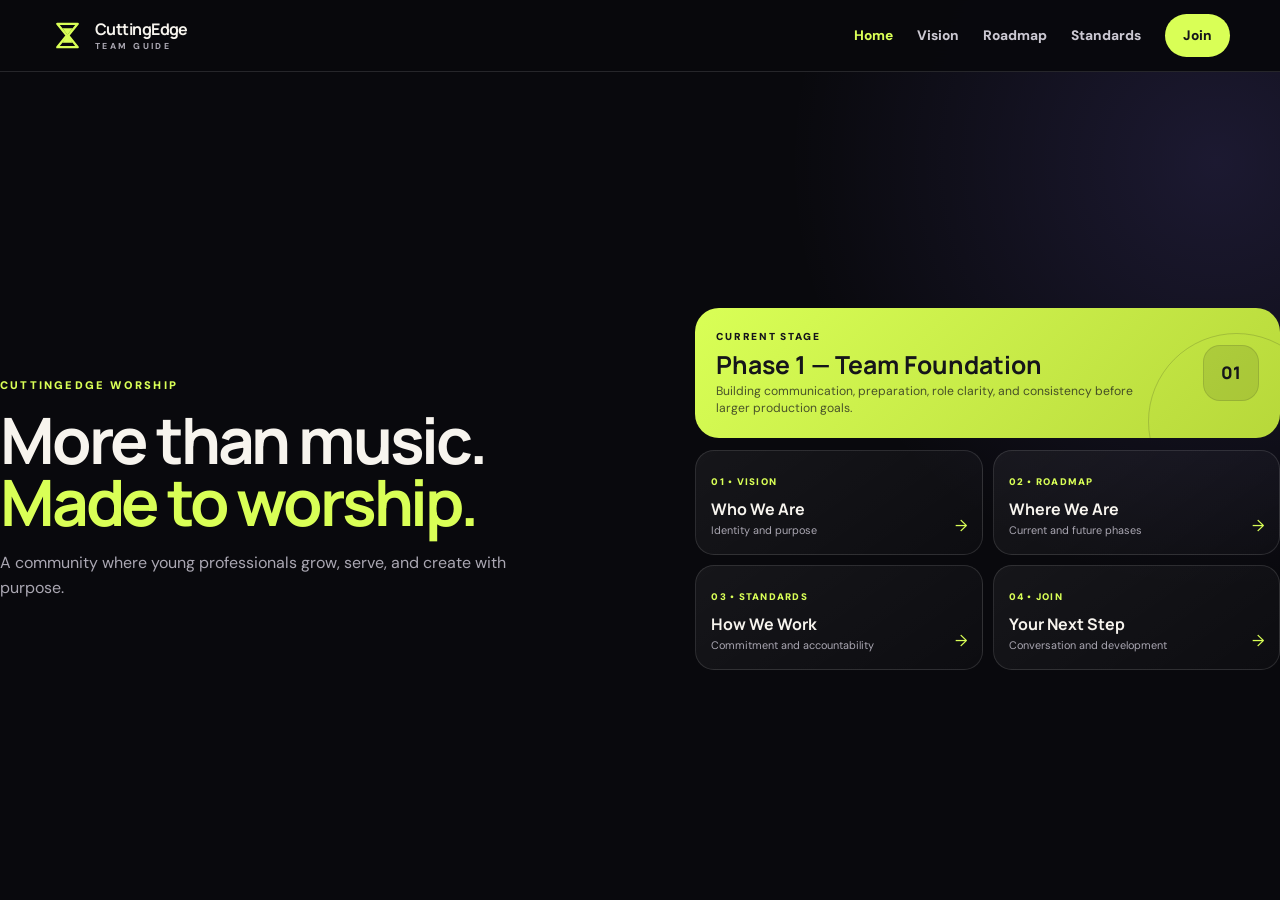
<file: index.html>
<!DOCTYPE html>
<html lang="en">
<head>
  <meta charset="UTF-8" />
  <meta name="viewport" content="width=device-width, initial-scale=1, viewport-fit=cover" />
  <meta name="description" content="The public team guide for CuttingEdge Worship, the worship and creative music department of the Young Professional Service." />
  <meta name="theme-color" content="#09090d" />
  <title>Home | CuttingEdge Worship Team Guide</title>
  <link rel="icon" href="favicon.svg" type="image/svg+xml" />
  <link rel="preconnect" href="https://fonts.googleapis.com" />
  <link rel="preconnect" href="https://fonts.gstatic.com" crossorigin />
  <link href="https://fonts.googleapis.com/css2?family=DM+Sans:wght@400;500;600;700&family=Manrope:wght@600;700;800&display=swap" rel="stylesheet" />
  <link rel="stylesheet" href="styles.css?v=team-guide-v5" />
  <style>
    .home-clean-layout{display:grid;width:100%;grid-template-columns:minmax(0,1fr) minmax(350px,.9fr);align-items:center;gap:46px}.home-clean-copy{max-width:760px}.home-clean-title{margin:0 0 18px;font-size:clamp(3.2rem,5vw,4.8rem);line-height:.96;letter-spacing:-.05em}.home-clean-title .home-title-line{display:block;color:inherit}.home-clean-title .home-title-accent{color:var(--accent)}.home-clean-intro{max-width:560px;margin:0;color:var(--muted);font-size:1rem;line-height:1.58}.home-clean-dashboard{display:grid;gap:12px}.current-stage{position:relative;display:grid;min-height:128px;padding:21px;grid-template-columns:1fr auto;align-items:center;gap:16px;color:var(--ink);background:linear-gradient(135deg,var(--accent),#b7d83a);border-radius:24px;overflow:hidden}.current-stage:after{position:absolute;right:-45px;bottom:-72px;width:175px;height:175px;content:"";border:1px solid rgba(21,21,26,.17);border-radius:50%}.current-stage-copy,.current-stage-number{position:relative;z-index:1}.current-stage-label{display:block;margin-bottom:7px;font-size:.63rem;font-weight:900;letter-spacing:.17em}.current-stage h2{margin:0 0 5px;font-size:1.55rem;line-height:1.05}.current-stage p{max-width:430px;margin:0;color:rgba(21,21,26,.72);font-size:.76rem;line-height:1.42}.current-stage-number{display:grid;width:56px;height:56px;place-items:center;background:rgba(21,21,26,.1);border:1px solid rgba(21,21,26,.12);border-radius:17px;font-family:"Manrope",sans-serif;font-size:1.08rem;font-weight:900}.home-route-grid{display:grid;grid-template-columns:repeat(2,minmax(0,1fr));gap:10px}.home-route-card{display:grid;min-height:105px;padding:15px;grid-template-columns:1fr auto;align-items:end;gap:10px;background:linear-gradient(145deg,rgba(255,255,255,.055),rgba(255,255,255,.018));border:1px solid var(--line);border-radius:19px}.home-route-card:hover{border-color:rgba(217,255,86,.35)}.home-route-card>div{min-width:0}.route-number{display:block;margin-bottom:10px;color:var(--accent);font-size:.6rem;font-weight:900;letter-spacing:.13em}.home-route-card strong{display:block;font-family:"Manrope",sans-serif;font-size:1rem;line-height:1.15}.home-route-card small{display:block;margin-top:4px;color:var(--muted);font-size:.68rem}.route-arrow{color:var(--accent);font-size:1rem}
    @media(max-width:1024px){.top-nav.shell{width:calc(100% - 40px)}.home-clean-screen{padding:18px 0 16px;align-items:stretch;overflow-y:auto;overscroll-behavior:contain;scrollbar-width:none}.home-clean-screen::-webkit-scrollbar{display:none}.home-clean-layout{display:grid;width:calc(100% - 40px);max-width:calc(100% - 40px);height:100%;min-height:0;flex:0 0 auto;margin-inline:auto;grid-template-columns:1fr;grid-template-rows:auto auto;align-content:center;align-items:stretch;gap:22px}.home-clean-copy{max-width:none}.home-clean-copy .eyebrow{margin:0 0 9px;font-size:.61rem}.home-clean-title{margin:0 0 12px;font-size:clamp(2.35rem,10.2vw,3rem);line-height:.94;letter-spacing:-.045em}.home-clean-title .home-title-line{white-space:nowrap}.home-clean-intro{max-width:32rem;font-size:.86rem;line-height:1.48}.home-clean-dashboard{display:grid;min-height:0;grid-template-rows:auto auto;gap:18px}.current-stage{min-height:112px;padding:18px;gap:14px;border-radius:20px}.current-stage:after{display:none}.current-stage-label{margin-bottom:5px;font-size:.56rem}.current-stage h2{margin-bottom:6px;font-size:1.08rem}.current-stage p{font-size:.72rem;line-height:1.4}.current-stage-number{width:44px;height:44px;border-radius:14px;font-size:.88rem}.home-route-grid{min-height:0;column-gap:12px;row-gap:14px}.home-route-card{min-height:108px;padding:16px;align-items:center;gap:9px;border-radius:17px}.route-number{margin-bottom:8px;font-size:.54rem}.home-route-card strong{font-size:.94rem;line-height:1.15}.home-route-card small{margin-top:5px;font-size:.64rem;line-height:1.3}.route-arrow{align-self:center;font-size:.92rem}.mobile-bottom-nav{box-shadow:0 -8px 20px rgba(0,0,0,.34)}.mobile-bottom-nav a{color:#8e8b97}}
    @media(max-width:430px){.top-nav.shell{width:calc(100% - 32px)}.home-clean-layout{width:calc(100% - 32px);max-width:calc(100% - 32px)}}
    @media(min-height:860px) and (max-width:1024px){.home-clean-layout{gap:26px}.home-clean-title{font-size:3rem}.home-clean-dashboard{gap:20px}.current-stage{min-height:120px;padding:20px}.home-route-grid{row-gap:16px}.home-route-card{min-height:116px;padding:17px}}
    @media(max-height:730px) and (max-width:1024px){.home-clean-screen{padding-top:12px;padding-bottom:10px}.home-clean-layout{height:auto;align-content:start;gap:12px}.home-clean-title{margin-bottom:8px;font-size:1.9rem}.home-clean-intro{font-size:.74rem;line-height:1.35}.home-clean-dashboard{gap:12px}.current-stage{min-height:92px;padding:13px 14px}.current-stage p{font-size:.64rem}.home-route-grid{row-gap:10px}.home-route-card{min-height:84px;padding:11px 13px}.home-route-card small{display:none}}
    @media(max-height:640px) and (max-width:1024px){.home-clean-screen{align-items:flex-start}}
  </style>
</head>
<body>
  <a class="skip-link" href="#main-content">Skip to content</a>

  <header class="site-header">
    <nav class="top-nav shell" aria-label="Main navigation">
      <a class="brand" href="index.html?v=team-guide-v5" aria-label="CuttingEdge Worship home">
        <svg class="brand-mark" viewBox="0 0 48 48" aria-hidden="true"><path d="M10 8h28L25 24l13 16H10l13-16L10 8Z" fill="none" stroke="currentColor" stroke-width="3.2" stroke-linejoin="round"/><path d="M17 14h14L24 23l7 11H17l7-11-7-9Z" fill="currentColor"/></svg>
        <span><strong>CuttingEdge</strong><small>TEAM GUIDE</small></span>
      </a>
      <div class="desktop-nav">
        <a class="active" href="index.html?v=team-guide-v5">Home</a>
        <a href="community.html?v=team-guide-v5">Vision</a>
        <a href="updates.html?v=team-guide-v5">Roadmap</a>
        <a href="explore.html?v=team-guide-v5">Standards</a>
        <a class="nav-cta" href="join.html?v=team-guide-v5">Join</a>
      </div>
    </nav>
  </header>

  <main class="app-main" id="main-content">
    <section class="app-screen home-clean-screen">
      <div class="shell home-clean-layout">
        <div class="home-clean-copy">
          <p class="eyebrow">CUTTINGEDGE WORSHIP</p>
          <h1 class="home-clean-title"><span class="home-title-line">More than music.</span><span class="home-title-line home-title-accent">Made to worship.</span></h1>
          <p class="home-clean-intro">A community where young professionals grow, serve, and create with purpose.</p>
        </div>

        <div class="home-clean-dashboard">
          <a class="current-stage" href="updates.html?v=team-guide-v5" aria-label="View Phase 1 Team Foundation">
            <span class="current-stage-copy">
              <span class="current-stage-label">CURRENT STAGE</span>
              <h2>Phase 1 — Team Foundation</h2>
              <p>Building communication, preparation, role clarity, and consistency before larger production goals.</p>
            </span>
            <span class="current-stage-number">01</span>
          </a>

          <div class="home-route-grid" aria-label="Team guide sections">
            <a class="home-route-card" href="community.html?v=team-guide-v5"><div><span class="route-number">01 • VISION</span><strong>Who We Are</strong><small>Identity and purpose</small></div><span class="route-arrow">→</span></a>
            <a class="home-route-card" href="updates.html?v=team-guide-v5"><div><span class="route-number">02 • ROADMAP</span><strong>Where We Are</strong><small>Current and future phases</small></div><span class="route-arrow">→</span></a>
            <a class="home-route-card" href="explore.html?v=team-guide-v5"><div><span class="route-number">03 • STANDARDS</span><strong>How We Work</strong><small>Commitment and accountability</small></div><span class="route-arrow">→</span></a>
            <a class="home-route-card" href="join.html?v=team-guide-v5"><div><span class="route-number">04 • JOIN</span><strong>Your Next Step</strong><small>Conversation and development</small></div><span class="route-arrow">→</span></a>
          </div>
        </div>
      </div>
    </section>
  </main>

  <nav class="mobile-bottom-nav" aria-label="Mobile navigation">
    <a class="active" href="index.html?v=team-guide-v5"><span class="nav-icon">⌂</span><small>Home</small></a>
    <a href="community.html?v=team-guide-v5"><span class="nav-icon">◎</span><small>Vision</small></a>
    <a href="updates.html?v=team-guide-v5"><span class="nav-icon">◷</span><small>Roadmap</small></a>
    <a href="explore.html?v=team-guide-v5"><span class="nav-icon">✓</span><small>Standards</small></a>
    <a href="join.html?v=team-guide-v5"><span class="nav-icon">＋</span><small>Join</small></a>
  </nav>

  <script src="script.js?v=team-guide-v5"></script>
</body>
</html>
</file>
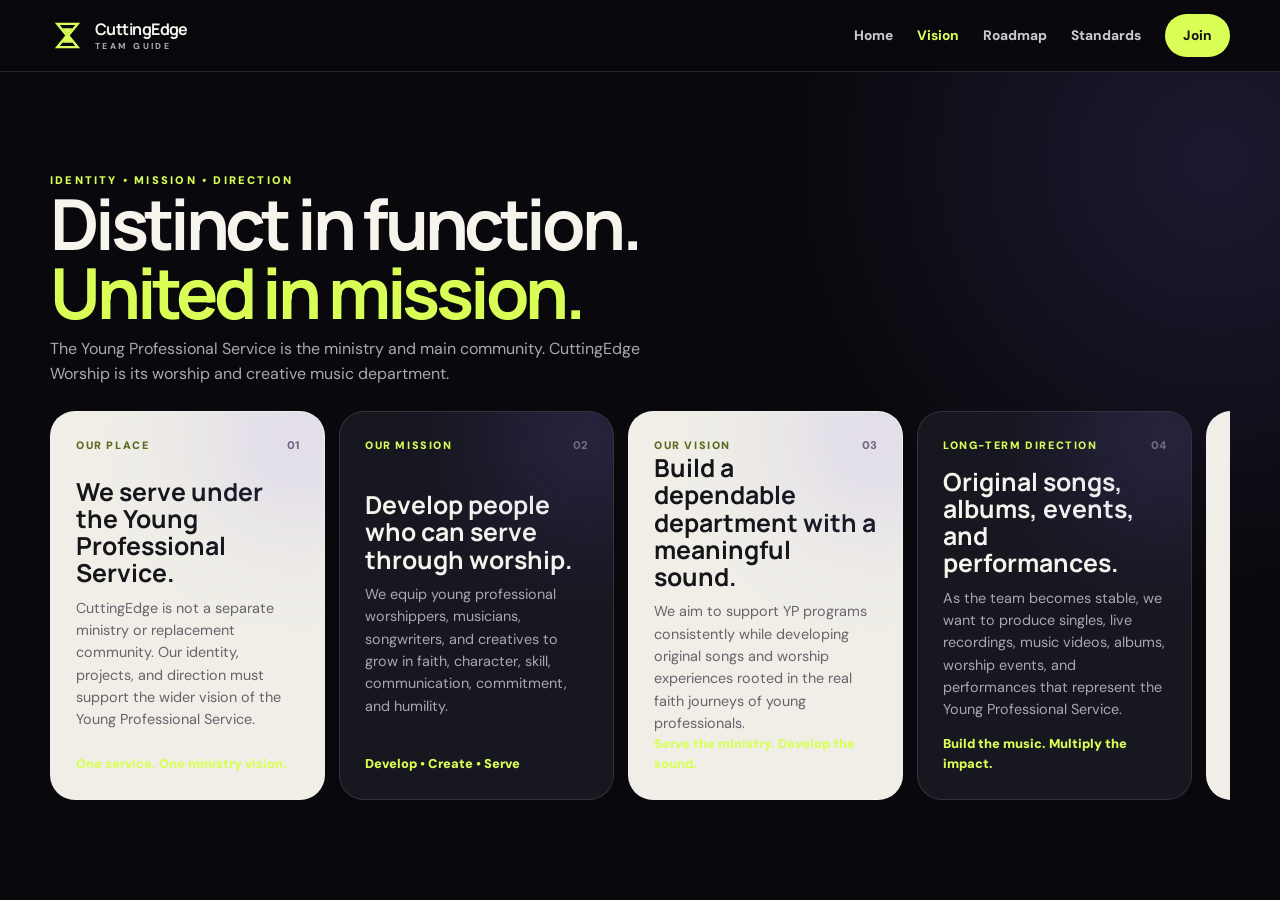
<file: community.html>
<!DOCTYPE html>
<html lang="en">
<head>
  <meta charset="UTF-8" />
  <meta name="viewport" content="width=device-width, initial-scale=1, viewport-fit=cover" />
  <meta name="description" content="The identity, mission, vision, and definition of success of CuttingEdge Worship." />
  <meta name="theme-color" content="#09090d" />
  <title>Vision | CuttingEdge Worship Team Guide</title>
  <link rel="icon" href="favicon.svg" type="image/svg+xml" />
  <link rel="preconnect" href="https://fonts.googleapis.com" />
  <link rel="preconnect" href="https://fonts.gstatic.com" crossorigin />
  <link href="https://fonts.googleapis.com/css2?family=DM+Sans:wght@400;500;600;700&family=Manrope:wght@600;700;800&display=swap" rel="stylesheet" />
  <link rel="stylesheet" href="styles.css?v=team-guide-v3" />
</head>
<body>
  <header class="site-header">
    <nav class="top-nav shell" aria-label="Main navigation">
      <a class="brand" href="index.html?v=team-guide-v3"><svg class="brand-mark" viewBox="0 0 48 48" aria-hidden="true"><path d="M10 8h28L25 24l13 16H10l13-16L10 8Z" fill="none" stroke="currentColor" stroke-width="3.2"/><path d="M17 14h14L24 23l7 11H17l7-11-7-9Z" fill="currentColor"/></svg><span><strong>CuttingEdge</strong><small>TEAM GUIDE</small></span></a>
      <div class="desktop-nav"><a href="index.html?v=team-guide-v3">Home</a><a class="active" href="community.html?v=team-guide-v3">Vision</a><a href="updates.html?v=team-guide-v3">Roadmap</a><a href="explore.html?v=team-guide-v3">Standards</a><a class="nav-cta" href="join.html?v=team-guide-v3">Join</a></div>
    </nav>
  </header>

  <main class="app-main">
    <section class="app-screen">
      <div class="shell">
        <div class="screen-header">
          <p class="eyebrow">IDENTITY • MISSION • DIRECTION</p>
          <h1>Distinct in function.<br><span>United in mission.</span></h1>
          <p>The Young Professional Service is the ministry and main community. CuttingEdge Worship is its worship and creative music department.</p>
        </div>
        <p class="swipe-note">Swipe through our foundation →</p>

        <div class="horizontal-rail" aria-label="CuttingEdge Worship vision guide">
          <article class="rail-card community-card">
            <div class="card-top"><span class="community-label">OUR PLACE</span><span class="card-index">01</span></div>
            <div><h2>We serve under the Young Professional Service.</h2><p>CuttingEdge is not a separate ministry or replacement community. Our identity, projects, and direction must support the wider vision of the Young Professional Service.</p></div>
            <span class="card-link">One service. One ministry vision.</span>
          </article>

          <article class="rail-card community-card dark">
            <div class="card-top"><span class="community-label">OUR MISSION</span><span class="card-index">02</span></div>
            <div><h2>Develop people who can serve through worship.</h2><p>We equip young professional worshippers, musicians, songwriters, and creatives to grow in faith, character, skill, communication, commitment, and humility.</p></div>
            <span class="card-link">Develop • Create • Serve</span>
          </article>

          <article class="rail-card community-card">
            <div class="card-top"><span class="community-label">OUR VISION</span><span class="card-index">03</span></div>
            <div><h2>Build a dependable department with a meaningful sound.</h2><p>We aim to support YP programs consistently while developing original songs and worship experiences rooted in the real faith journeys of young professionals.</p></div>
            <span class="card-link">Serve the ministry. Develop the sound.</span>
          </article>

          <article class="rail-card community-card dark">
            <div class="card-top"><span class="community-label">LONG-TERM DIRECTION</span><span class="card-index">04</span></div>
            <div><h2>Original songs, albums, events, and performances.</h2><p>As the team becomes stable, we want to produce singles, live recordings, music videos, albums, worship events, and performances that represent the Young Professional Service.</p></div>
            <span class="card-link">Build the music. Multiply the impact.</span>
          </article>

          <article class="rail-card community-card">
            <div class="card-top"><span class="community-label">WHAT SUCCESS MEANS</span><span class="card-index">05</span></div>
            <div><h2>People before platforms.</h2><p>Success means serving YP programs well, developing reliable members and future leaders, helping beginners grow, and producing music that genuinely ministers to people.</p></div>
            <span class="card-link">The department grows when people grow.</span>
          </article>
        </div>
      </div>
    </section>
  </main>

  <nav class="mobile-bottom-nav" aria-label="Mobile navigation"><a href="index.html?v=team-guide-v3"><span class="nav-icon">⌂</span><small>Home</small></a><a class="active" href="community.html?v=team-guide-v3"><span class="nav-icon">◎</span><small>Vision</small></a><a href="updates.html?v=team-guide-v3"><span class="nav-icon">◷</span><small>Roadmap</small></a><a href="explore.html?v=team-guide-v3"><span class="nav-icon">✓</span><small>Standards</small></a><a href="join.html?v=team-guide-v3"><span class="nav-icon">＋</span><small>Join</small></a></nav>
  <script src="script.js?v=team-guide-v3"></script>
</body>
</html>
</file>
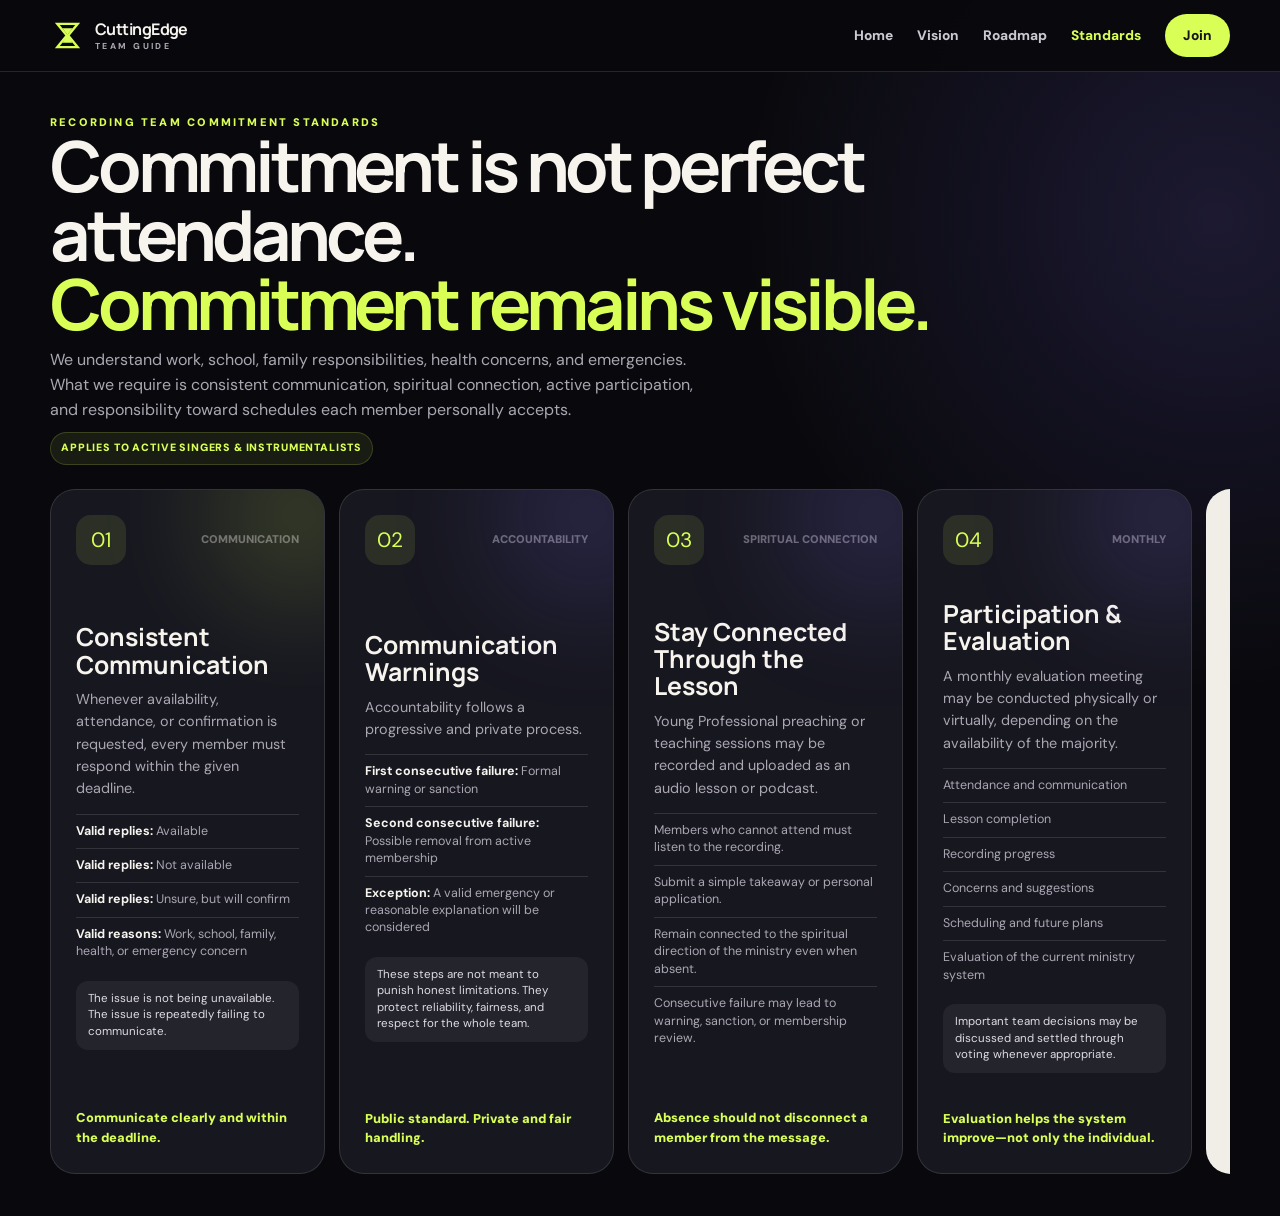
<file: explore.html>
<!DOCTYPE html>
<html lang="en">
<head>
  <meta charset="UTF-8" />
  <meta name="viewport" content="width=device-width, initial-scale=1, viewport-fit=cover" />
  <meta name="description" content="The commitment and participation standards of the CuttingEdge Worship recording team." />
  <meta name="theme-color" content="#09090d" />
  <title>Standards | CuttingEdge Worship Team Guide</title>
  <link rel="icon" href="favicon.svg" type="image/svg+xml" />
  <link rel="preconnect" href="https://fonts.googleapis.com" />
  <link rel="preconnect" href="https://fonts.gstatic.com" crossorigin />
  <link href="https://fonts.googleapis.com/css2?family=DM+Sans:wght@400;500;600;700&family=Manrope:wght@600;700;800&display=swap" rel="stylesheet" />
  <link rel="stylesheet" href="styles.css?v=team-guide-v4" />
  <style>
    .policy-scope{display:inline-flex;margin-top:10px;padding:7px 10px;color:var(--accent);background:rgba(217,255,86,.08);border:1px solid rgba(217,255,86,.18);border-radius:999px;font-size:.66rem;font-weight:900;letter-spacing:.08em}.policy-card{overflow-y:auto;scrollbar-width:none}.policy-card::-webkit-scrollbar{display:none}.policy-card ul{margin:14px 0 0;padding:0;list-style:none}.policy-card li{padding:8px 0;color:var(--muted);border-top:1px solid var(--line);font-size:.78rem;line-height:1.4}.policy-card li strong{color:var(--text)}.policy-note{display:block;margin-top:12px;padding:10px 12px;color:#dedbe4;background:rgba(255,255,255,.055);border-radius:12px;font-size:.72rem;line-height:1.42}.community-card .policy-note{color:var(--ink);background:rgba(21,21,26,.07)}.community-card.dark .policy-note{color:#dedbe4;background:rgba(255,255,255,.055)}
    @media(max-width:1024px){.policy-card li{padding:6px 0;font-size:.69rem}.policy-note{margin-top:8px;padding:8px 10px;font-size:.65rem}.policy-scope{margin-top:7px;font-size:.56rem}}
  </style>
</head>
<body>
  <header class="site-header">
    <nav class="top-nav shell" aria-label="Main navigation">
      <a class="brand" href="index.html?v=team-guide-v4"><svg class="brand-mark" viewBox="0 0 48 48" aria-hidden="true"><path d="M10 8h28L25 24l13 16H10l13-16L10 8Z" fill="none" stroke="currentColor" stroke-width="3.2"/><path d="M17 14h14L24 23l7 11H17l7-11-7-9Z" fill="currentColor"/></svg><span><strong>CuttingEdge</strong><small>TEAM GUIDE</small></span></a>
      <div class="desktop-nav"><a href="index.html?v=team-guide-v4">Home</a><a href="community.html?v=team-guide-v4">Vision</a><a href="updates.html?v=team-guide-v4">Roadmap</a><a class="active" href="explore.html?v=team-guide-v4">Standards</a><a class="nav-cta" href="join.html?v=team-guide-v4">Join</a></div>
    </nav>
  </header>

  <main class="app-main">
    <section class="app-screen">
      <div class="shell">
        <div class="screen-header">
          <p class="eyebrow">RECORDING TEAM COMMITMENT STANDARDS</p>
          <h1>Commitment is not perfect attendance.<br><span>Commitment remains visible.</span></h1>
          <p>We understand work, school, family responsibilities, health concerns, and emergencies. What we require is consistent communication, spiritual connection, active participation, and responsibility toward schedules each member personally accepts.</p>
          <span class="policy-scope">APPLIES TO ACTIVE SINGERS & INSTRUMENTALISTS</span>
        </div>
        <p class="swipe-note">Swipe through the full standards →</p>

        <div class="horizontal-rail" aria-label="CuttingEdge Worship recording team standards">
          <article class="rail-card accent policy-card">
            <div class="card-top"><span class="card-symbol">01</span><span class="card-index">COMMUNICATION</span></div>
            <div>
              <h2>Consistent Communication</h2>
              <p>Whenever availability, attendance, or confirmation is requested, every member must respond within the given deadline.</p>
              <ul>
                <li><strong>Valid replies:</strong> Available</li>
                <li><strong>Valid replies:</strong> Not available</li>
                <li><strong>Valid replies:</strong> Unsure, but will confirm</li>
                <li><strong>Valid reasons:</strong> Work, school, family, health, or emergency concern</li>
              </ul>
              <span class="policy-note">The issue is not being unavailable. The issue is repeatedly failing to communicate.</span>
            </div>
            <span class="card-link">Communicate clearly and within the deadline.</span>
          </article>

          <article class="rail-card policy-card">
            <div class="card-top"><span class="card-symbol">02</span><span class="card-index">ACCOUNTABILITY</span></div>
            <div>
              <h2>Communication Warnings</h2>
              <p>Accountability follows a progressive and private process.</p>
              <ul>
                <li><strong>First consecutive failure:</strong> Formal warning or sanction</li>
                <li><strong>Second consecutive failure:</strong> Possible removal from active membership</li>
                <li><strong>Exception:</strong> A valid emergency or reasonable explanation will be considered</li>
              </ul>
              <span class="policy-note">These steps are not meant to punish honest limitations. They protect reliability, fairness, and respect for the whole team.</span>
            </div>
            <span class="card-link">Public standard. Private and fair handling.</span>
          </article>

          <article class="rail-card policy-card">
            <div class="card-top"><span class="card-symbol">03</span><span class="card-index">SPIRITUAL CONNECTION</span></div>
            <div>
              <h2>Stay Connected Through the Lesson</h2>
              <p>Young Professional preaching or teaching sessions may be recorded and uploaded as an audio lesson or podcast.</p>
              <ul>
                <li>Members who cannot attend must listen to the recording.</li>
                <li>Submit a simple takeaway or personal application.</li>
                <li>Remain connected to the spiritual direction of the ministry even when absent.</li>
                <li>Consecutive failure may lead to warning, sanction, or membership review.</li>
              </ul>
            </div>
            <span class="card-link">Absence should not disconnect a member from the message.</span>
          </article>

          <article class="rail-card policy-card">
            <div class="card-top"><span class="card-symbol">04</span><span class="card-index">MONTHLY</span></div>
            <div>
              <h2>Participation & Evaluation</h2>
              <p>A monthly evaluation meeting may be conducted physically or virtually, depending on the availability of the majority.</p>
              <ul>
                <li>Attendance and communication</li>
                <li>Lesson completion</li>
                <li>Recording progress</li>
                <li>Concerns and suggestions</li>
                <li>Scheduling and future plans</li>
                <li>Evaluation of the current ministry system</li>
              </ul>
              <span class="policy-note">Important team decisions may be discussed and settled through voting whenever appropriate.</span>
            </div>
            <span class="card-link">Evaluation helps the system improve—not only the individual.</span>
          </article>

          <article class="rail-card community-card policy-card">
            <div class="card-top"><span class="card-symbol">05</span><span class="card-index">RECORDING SESSION</span></div>
            <div>
              <h2>Dedicated Morning Recording</h2>
              <p>Recording sessions may be scheduled separately in the morning, possibly beginning at 7:00 AM. They are not automatically held after the church service or on a weekday.</p>
              <ul>
                <li>Two or three singers may be assigned based on availability.</li>
                <li>Not every member must attend every recording day.</li>
                <li>Only selected and confirmed members are expected to come.</li>
                <li>Time is reserved for prayer, warm-up, rehearsal, corrections, and unhurried recording.</li>
              </ul>
            </div>
            <span class="card-link">The goal is preparation, quality, and enough time to finish well.</span>
          </article>

          <article class="rail-card policy-card">
            <div class="card-top"><span class="card-symbol">06</span><span class="card-index">CONFIRMED SCHEDULE</span></div>
            <div>
              <h2>Honor the Schedule You Accept</h2>
              <p>Once a singer or instrumentalist confirms an assigned recording schedule, that member is expected to prepare, arrive on time, and honor the commitment.</p>
              <ul>
                <li>Being unavailable before confirmation is acceptable.</li>
                <li>Communicate immediately when a real emergency happens.</li>
                <li>Confirming and then disappearing without notice is not acceptable.</li>
                <li>Review assigned songs and arrangements before the session.</li>
              </ul>
            </div>
            <span class="card-link">A confirmed “yes” carries responsibility.</span>
          </article>

          <article class="rail-card community-card dark policy-card">
            <div class="card-top"><span class="card-symbol">07</span><span class="card-index">ONE-ON-ONE</span></div>
            <div>
              <h2>Commitment Conversation</h2>
              <p>Each member may be invited to a short one-on-one conversation before continuing as an active recording-team member.</p>
              <ul>
                <li>Discuss present capacity and level of commitment.</li>
                <li>Express work, school, family, health, or scheduling limitations.</li>
                <li>Ask questions or raise concerns about the ministry system.</li>
                <li>Confirm willingness to follow the team standards moving forward.</li>
              </ul>
              <span class="policy-note">The conversation is meant to understand the member—not to demand perfect availability.</span>
            </div>
            <span class="card-link">Clarity first, then active participation.</span>
          </article>

          <article class="rail-card accent policy-card">
            <div class="card-top"><span class="card-symbol">08</span><span class="card-index">CORE PRINCIPLE</span></div>
            <div>
              <h2>What Commitment Means</h2>
              <p>Commitment does not mean that you are always available.</p>
              <ul>
                <li>Communicate even when you cannot attend.</li>
                <li>Stay spiritually connected through the lesson.</li>
                <li>Participate in evaluation and team direction.</li>
                <li>Honor the schedules you personally accept.</li>
                <li>Take responsibility for your preparation and growth.</li>
              </ul>
              <span class="policy-note">We do not measure commitment through perfect attendance alone. We look for communication, connection, participation, and responsibility.</span>
            </div>
            <span class="card-link">Availability changes. Commitment should remain visible.</span>
          </article>
        </div>
      </div>
    </section>
  </main>

  <nav class="mobile-bottom-nav" aria-label="Mobile navigation"><a href="index.html?v=team-guide-v4"><span class="nav-icon">⌂</span><small>Home</small></a><a href="community.html?v=team-guide-v4"><span class="nav-icon">◎</span><small>Vision</small></a><a href="updates.html?v=team-guide-v4"><span class="nav-icon">◷</span><small>Roadmap</small></a><a class="active" href="explore.html?v=team-guide-v4"><span class="nav-icon">✓</span><small>Standards</small></a><a href="join.html?v=team-guide-v4"><span class="nav-icon">＋</span><small>Join</small></a></nav>
  <script src="script.js?v=team-guide-v4"></script>
</body>
</html>
</file>
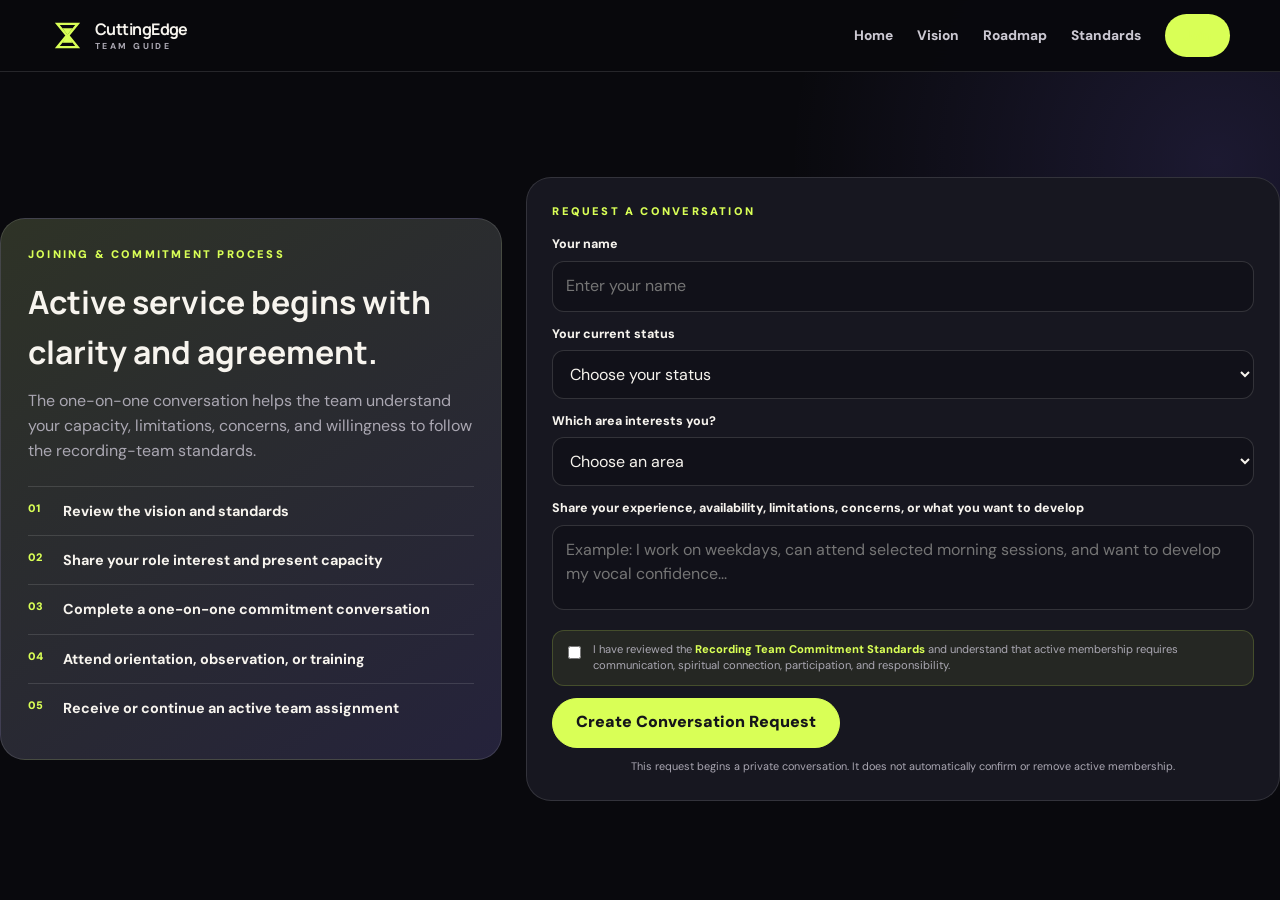
<file: join.html>
<!DOCTYPE html>
<html lang="en">
<head>
  <meta charset="UTF-8" />
  <meta name="viewport" content="width=device-width, initial-scale=1, viewport-fit=cover" />
  <meta name="description" content="The joining and active-membership commitment process for CuttingEdge Worship." />
  <meta name="theme-color" content="#09090d" />
  <title>Join | CuttingEdge Worship Team Guide</title>
  <link rel="icon" href="favicon.svg" type="image/svg+xml" />
  <link rel="preconnect" href="https://fonts.googleapis.com" />
  <link rel="preconnect" href="https://fonts.gstatic.com" crossorigin />
  <link href="https://fonts.googleapis.com/css2?family=DM+Sans:wght@400;500;600;700&family=Manrope:wght@600;700;800&display=swap" rel="stylesheet" />
  <link rel="stylesheet" href="styles.css?v=team-guide-v4" />
  <style>
    .compact-form{max-height:100%;overflow-y:auto;scrollbar-width:none}.compact-form::-webkit-scrollbar{display:none}.standards-confirm{display:flex;margin:4px 0 12px;padding:11px;align-items:flex-start;gap:9px;background:rgba(217,255,86,.07);border:1px solid rgba(217,255,86,.18);border-radius:12px}.standards-confirm input{width:17px;height:17px;margin-top:2px;accent-color:var(--accent)}.standards-confirm span{color:var(--muted);font-size:.7rem;line-height:1.4}.standards-confirm a{color:var(--accent);font-weight:800}@media(max-width:1024px){.compact-form{justify-content:flex-start}.standards-confirm{padding:9px;margin-bottom:9px}.standards-confirm span{font-size:.63rem}}
  </style>
</head>
<body>
  <header class="site-header">
    <nav class="top-nav shell" aria-label="Main navigation">
      <a class="brand" href="index.html?v=team-guide-v4"><svg class="brand-mark" viewBox="0 0 48 48" aria-hidden="true"><path d="M10 8h28L25 24l13 16H10l13-16L10 8Z" fill="none" stroke="currentColor" stroke-width="3.2"/><path d="M17 14h14L24 23l7 11H17l7-11-7-9Z" fill="currentColor"/></svg><span><strong>CuttingEdge</strong><small>TEAM GUIDE</small></span></a>
      <div class="desktop-nav"><a href="index.html?v=team-guide-v4">Home</a><a href="community.html?v=team-guide-v4">Vision</a><a href="updates.html?v=team-guide-v4">Roadmap</a><a href="explore.html?v=team-guide-v4">Standards</a><a class="nav-cta active" href="join.html?v=team-guide-v4">Join</a></div>
    </nav>
  </header>

  <main class="app-main">
    <section class="app-screen">
      <div class="shell join-layout">
        <aside class="join-note">
          <p class="eyebrow">JOINING & COMMITMENT PROCESS</p>
          <h2>Active service begins with clarity and agreement.</h2>
          <p>The one-on-one conversation helps the team understand your capacity, limitations, concerns, and willingness to follow the recording-team standards.</p>
          <ol class="join-steps">
            <li><span>01</span><strong>Review the vision and standards</strong></li>
            <li><span>02</span><strong>Share your role interest and present capacity</strong></li>
            <li><span>03</span><strong>Complete a one-on-one commitment conversation</strong></li>
            <li><span>04</span><strong>Attend orientation, observation, or training</strong></li>
            <li><span>05</span><strong>Receive or continue an active team assignment</strong></li>
          </ol>
        </aside>

        <form class="compact-form" id="interest-form">
          <p class="eyebrow">REQUEST A CONVERSATION</p>
          <div class="form-row"><label for="name">Your name</label><input id="name" name="name" type="text" required placeholder="Enter your name" /></div>
          <div class="form-row"><label for="status">Your current status</label><select id="status" name="status" required><option value="">Choose your status</option><option>Current active member</option><option>Returning or inactive member</option><option>Prospective new member</option><option>Not sure yet</option></select></div>
          <div class="form-row"><label for="interest">Which area interests you?</label><select id="interest" name="interest" required><option value="">Choose an area</option><option>Vocals and Worship Leading</option><option>Instruments and Arrangement</option><option>Songwriting and Original Music</option><option>Audio and Music Production</option><option>Media and Creative</option><option>Training and Development</option><option>Not sure yet</option></select></div>
          <div class="form-row"><label for="message">Share your experience, availability, limitations, concerns, or what you want to develop</label><textarea id="message" name="message" required placeholder="Example: I work on weekdays, can attend selected morning sessions, and want to develop my vocal confidence..."></textarea></div>
          <label class="standards-confirm"><input type="checkbox" name="standards_reviewed" required /><span>I have reviewed the <a href="explore.html?v=team-guide-v4">Recording Team Commitment Standards</a> and understand that active membership requires communication, spiritual connection, participation, and responsibility.</span></label>
          <button class="primary-button" type="submit">Create Conversation Request</button>
          <p class="form-footnote">This request begins a private conversation. It does not automatically confirm or remove active membership.</p>
        </form>
      </div>
    </section>
  </main>

  <section class="message-sheet" id="message-sheet" hidden aria-live="polite">
    <div class="sheet-head"><strong>Your conversation request is ready.</strong><button class="sheet-close" id="sheet-close" type="button" aria-label="Close">×</button></div>
    <textarea id="generated-message" readonly></textarea>
    <button class="primary-button" id="copy-message" type="button">Copy Message</button>
  </section>

  <nav class="mobile-bottom-nav" aria-label="Mobile navigation"><a href="index.html?v=team-guide-v4"><span class="nav-icon">⌂</span><small>Home</small></a><a href="community.html?v=team-guide-v4"><span class="nav-icon">◎</span><small>Vision</small></a><a href="updates.html?v=team-guide-v4"><span class="nav-icon">◷</span><small>Roadmap</small></a><a href="explore.html?v=team-guide-v4"><span class="nav-icon">✓</span><small>Standards</small></a><a class="active" href="join.html?v=team-guide-v4"><span class="nav-icon">＋</span><small>Join</small></a></nav>
  <script src="script.js?v=team-guide-v4"></script>
</body>
</html>
</file>
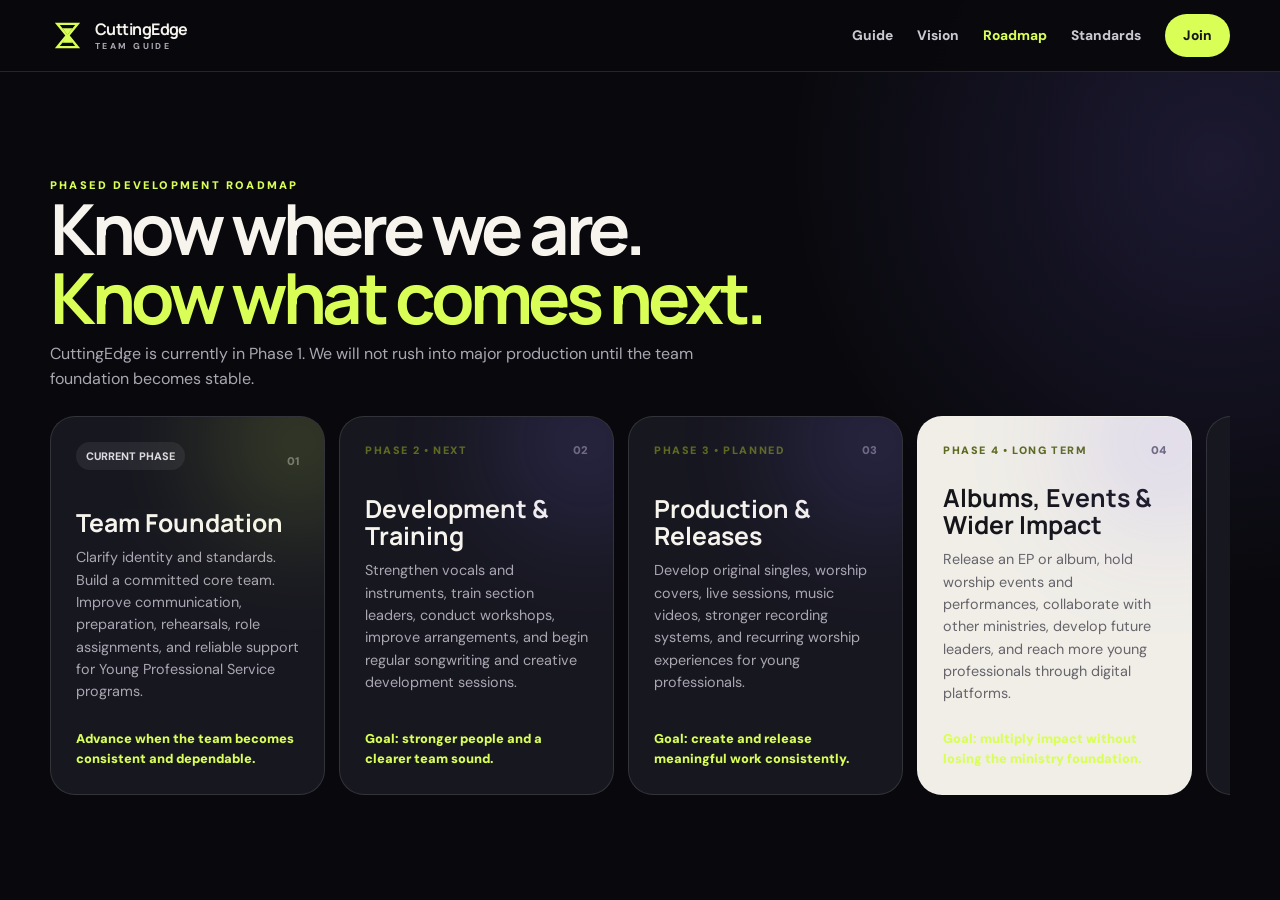
<file: updates.html>
<!DOCTYPE html>
<html lang="en">
<head>
  <meta charset="UTF-8" />
  <meta name="viewport" content="width=device-width, initial-scale=1, viewport-fit=cover" />
  <meta name="description" content="The phased development roadmap of CuttingEdge Worship." />
  <meta name="theme-color" content="#09090d" />
  <title>Roadmap | CuttingEdge Worship Team Guide</title>
  <link rel="icon" href="favicon.svg" type="image/svg+xml" />
  <link rel="preconnect" href="https://fonts.googleapis.com" />
  <link rel="preconnect" href="https://fonts.gstatic.com" crossorigin />
  <link href="https://fonts.googleapis.com/css2?family=DM+Sans:wght@400;500;600;700&family=Manrope:wght@600;700;800&display=swap" rel="stylesheet" />
  <link rel="stylesheet" href="styles.css" />
</head>
<body>
  <header class="site-header">
    <nav class="top-nav shell" aria-label="Main navigation">
      <a class="brand" href="index.html"><svg class="brand-mark" viewBox="0 0 48 48" aria-hidden="true"><path d="M10 8h28L25 24l13 16H10l13-16L10 8Z" fill="none" stroke="currentColor" stroke-width="3.2"/><path d="M17 14h14L24 23l7 11H17l7-11-7-9Z" fill="currentColor"/></svg><span><strong>CuttingEdge</strong><small>TEAM GUIDE</small></span></a>
      <div class="desktop-nav"><a href="index.html">Guide</a><a href="community.html">Vision</a><a class="active" href="updates.html">Roadmap</a><a href="explore.html">Standards</a><a class="nav-cta" href="join.html">Join</a></div>
    </nav>
  </header>

  <main class="app-main">
    <section class="app-screen">
      <div class="shell">
        <div class="screen-header">
          <p class="eyebrow">PHASED DEVELOPMENT ROADMAP</p>
          <h1>Know where we are.<br><span>Know what comes next.</span></h1>
          <p>CuttingEdge is currently in Phase 1. We will not rush into major production until the team foundation becomes stable.</p>
        </div>
        <p class="swipe-note">Swipe through the phases →</p>

        <div class="horizontal-rail" aria-label="CuttingEdge Worship roadmap phases">
          <article class="rail-card accent">
            <div class="card-top"><span class="status-pill">CURRENT PHASE</span><span class="card-index">01</span></div>
            <div><h2>Team Foundation</h2><p>Clarify identity and standards. Build a committed core team. Improve communication, preparation, rehearsals, role assignments, and reliable support for Young Professional Service programs.</p></div>
            <span class="card-link">Advance when the team becomes consistent and dependable.</span>
          </article>

          <article class="rail-card">
            <div class="card-top"><span class="community-label">PHASE 2 • NEXT</span><span class="card-index">02</span></div>
            <div><h2>Development & Training</h2><p>Strengthen vocals and instruments, train section leaders, conduct workshops, improve arrangements, and begin regular songwriting and creative development sessions.</p></div>
            <span class="card-link">Goal: stronger people and a clearer team sound.</span>
          </article>

          <article class="rail-card">
            <div class="card-top"><span class="community-label">PHASE 3 • PLANNED</span><span class="card-index">03</span></div>
            <div><h2>Production & Releases</h2><p>Develop original singles, worship covers, live sessions, music videos, stronger recording systems, and recurring worship experiences for young professionals.</p></div>
            <span class="card-link">Goal: create and release meaningful work consistently.</span>
          </article>

          <article class="rail-card community-card">
            <div class="card-top"><span class="community-label">PHASE 4 • LONG TERM</span><span class="card-index">04</span></div>
            <div><h2>Albums, Events & Wider Impact</h2><p>Release an EP or album, hold worship events and performances, collaborate with other ministries, develop future leaders, and reach more young professionals through digital platforms.</p></div>
            <span class="card-link">Goal: multiply impact without losing the ministry foundation.</span>
          </article>

          <article class="rail-card community-card dark">
            <div class="card-top"><span class="community-label">PERMANENT GUARDRAIL</span><span class="card-index">05</span></div>
            <div><h2>Every phase must serve the YP vision.</h2><p>Growth is not measured only by releases, views, events, or performances. Every project must strengthen the Young Professional Service, develop its people, or communicate its message through worship and music.</p></div>
            <span class="card-link">The platform must never become bigger than the purpose.</span>
          </article>
        </div>
      </div>
    </section>
  </main>

  <nav class="mobile-bottom-nav" aria-label="Mobile navigation"><a href="index.html"><span class="nav-icon">⌂</span><small>Guide</small></a><a href="community.html"><span class="nav-icon">◎</span><small>Vision</small></a><a class="active" href="updates.html"><span class="nav-icon">◷</span><small>Roadmap</small></a><a href="explore.html"><span class="nav-icon">✓</span><small>Standards</small></a><a href="join.html"><span class="nav-icon">＋</span><small>Join</small></a></nav>
  <script src="script.js"></script>
</body>
</html>
</file>
<file: styles.css>
:root {
  --bg: #09090d;
  --panel: #171720;
  --panel-soft: #20202b;
  --text: #f7f4ee;
  --muted: #aaa7b2;
  --line: rgba(255,255,255,.12);
  --accent: #d9ff56;
  --purple: #8875ff;
  --ink: #15151a;
  --max: 1180px;
  --header-h: 72px;
  --bottom-h: 76px;
}

* { box-sizing: border-box; }
html, body { margin: 0; min-height: 100%; }
html { background: var(--bg); }
body {
  color: var(--text);
  background:
    radial-gradient(circle at 95% 18%, rgba(136,117,255,.15), transparent 30%),
    var(--bg);
  font-family: "DM Sans", sans-serif;
  line-height: 1.55;
  overflow-x: hidden;
}
a { color: inherit; text-decoration: none; }
button, input, select, textarea { font: inherit; }
button { cursor: pointer; }
svg { display: block; }
h1, h2, h3, p, blockquote { margin-top: 0; }
h1, h2, h3, .brand strong { font-family: "Manrope", sans-serif; }
p { color: var(--muted); }
.shell { width: min(calc(100% - 40px), var(--max)); margin-inline: auto; }

.skip-link {
  position: fixed; top: 8px; left: 8px; z-index: 9999;
  padding: 8px 12px; color: var(--ink); background: var(--accent);
  border-radius: 8px; transform: translateY(-140%);
}
.skip-link:focus { transform: none; }

.site-header {
  position: fixed; inset: 0 0 auto; z-index: 1000;
  height: var(--header-h); background: rgba(9,9,13,.96);
  border-bottom: 1px solid var(--line); backdrop-filter: blur(18px);
}
.top-nav { display: flex; height: 100%; align-items: center; justify-content: space-between; }
.brand { display: inline-flex; align-items: center; gap: 10px; }
.brand-mark { width: 35px; color: var(--accent); }
.brand span { display: flex; flex-direction: column; line-height: 1; }
.brand strong { font-size: 1rem; letter-spacing: -.035em; }
.brand small { margin-top: 5px; color: var(--muted); font-size: .54rem; font-weight: 800; letter-spacing: .28em; }
.desktop-nav { display: flex; align-items: center; gap: 24px; font-size: .86rem; font-weight: 800; }
.desktop-nav a { color: #cbc8d2; }
.desktop-nav a.active, .desktop-nav a:hover { color: var(--accent); }
.desktop-nav .nav-cta { padding: 11px 18px; color: var(--ink); background: var(--accent); border-radius: 999px; }

.app-main {
  min-height: 100vh;
  padding-top: var(--header-h);
}
.app-screen {
  display: flex;
  min-height: calc(100vh - var(--header-h));
  padding: 42px 0 36px;
  align-items: center;
}
.screen-grid {
  display: grid; width: 100%; grid-template-columns: minmax(0,1fr) minmax(320px,.9fr);
  align-items: center; gap: 54px;
}
.screen-copy { max-width: 720px; }
.eyebrow {
  margin-bottom: 15px; color: var(--accent); font-size: .69rem;
  font-weight: 900; letter-spacing: .2em;
}
.screen-title {
  margin-bottom: 20px; font-size: clamp(3.1rem,6.4vw,6.1rem);
  line-height: .96; letter-spacing: -.065em;
}
.screen-title span { color: var(--accent); }
.screen-lead { max-width: 650px; margin-bottom: 25px; font-size: 1.06rem; }
.action-row { display: flex; gap: 11px; flex-wrap: wrap; }
.primary-button, .secondary-button {
  display: inline-flex; min-height: 50px; padding: 0 23px;
  align-items: center; justify-content: center; border-radius: 999px; font-weight: 900;
}
.primary-button { color: var(--ink); background: var(--accent); border: 1px solid var(--accent); }
.secondary-button { color: var(--text); background: transparent; border: 1px solid rgba(255,255,255,.22); }
.micro-copy { margin: 17px 0 0; font-size: .82rem; }

.quick-grid { display: grid; grid-template-columns: repeat(2,1fr); gap: 12px; }
.quick-card {
  display: flex; min-height: 145px; padding: 20px; flex-direction: column; justify-content: space-between;
  background: linear-gradient(145deg, rgba(255,255,255,.065), rgba(255,255,255,.025));
  border: 1px solid var(--line); border-radius: 22px;
}
.quick-card.accent { background: linear-gradient(145deg, rgba(217,255,86,.15), rgba(255,255,255,.025)); }
.quick-icon { display: grid; width: 42px; height: 42px; place-items: center; color: var(--accent); background: rgba(217,255,86,.1); border-radius: 13px; }
.quick-card strong { display: block; font-family: "Manrope",sans-serif; }
.quick-card small { color: var(--muted); }

.screen-header { margin-bottom: 24px; }
.screen-header h1 { margin-bottom: 10px; font-size: clamp(2.7rem,5.5vw,4.8rem); line-height: .98; letter-spacing: -.06em; }
.screen-header h1 span { color: var(--accent); }
.screen-header p { max-width: 650px; margin-bottom: 0; }

.horizontal-rail {
  display: grid; grid-auto-flow: column; grid-auto-columns: minmax(275px, 32vw);
  gap: 14px; padding-bottom: 6px; overflow-x: auto; scroll-snap-type: x mandatory;
  scrollbar-width: none;
}
.horizontal-rail::-webkit-scrollbar { display: none; }
.rail-card {
  position: relative; display: flex; min-height: 330px; padding: 25px;
  flex-direction: column; justify-content: space-between;
  background: var(--panel); border: 1px solid var(--line); border-radius: 25px;
  scroll-snap-align: start; overflow: hidden;
}
.rail-card::before {
  position: absolute; top: -60px; right: -60px; width: 170px; height: 170px;
  content: ""; background: var(--purple); border-radius: 50%; filter: blur(62px); opacity: .2;
}
.rail-card.accent::before { background: var(--accent); }
.card-top { display: flex; align-items: center; justify-content: space-between; }
.card-symbol { display: grid; width: 50px; height: 50px; place-items: center; color: var(--accent); background: rgba(217,255,86,.1); border-radius: 15px; font-size: 1.3rem; }
.card-index { color: #6c6974; font-size: .7rem; font-weight: 900; }
.rail-card h2 { margin-bottom: 10px; font-size: 1.55rem; line-height: 1.1; }
.rail-card p { margin-bottom: 0; font-size: .9rem; }
.card-link { color: var(--accent); font-size: .8rem; font-weight: 900; }
.swipe-note { display: none; margin: 0 0 10px; color: var(--muted); font-size: .72rem; }

.update-layout { display: grid; grid-template-columns: 1.15fr .85fr; gap: 16px; }
.feature-card {
  display: grid; min-height: 390px; padding: 18px; grid-template-columns: .78fr 1.22fr;
  gap: 24px; background: var(--panel); border: 1px solid var(--line); border-radius: 27px;
}
.feature-art {
  display: flex; padding: 25px; flex-direction: column; justify-content: space-between;
  color: var(--ink); background: linear-gradient(150deg, var(--accent), #a8bd2b); border-radius: 20px;
}
.feature-art small { font-weight: 900; letter-spacing: .18em; }
.feature-art strong { font-family: "Manrope",sans-serif; font-size: 2.5rem; line-height: .94; letter-spacing: -.06em; }
.feature-copy { align-self: center; }
.feature-copy h2 { margin-bottom: 10px; font-size: 2rem; line-height: 1.04; }
.feature-copy p { margin-bottom: 18px; }
.status-pill { display: inline-block; margin-bottom: 12px; padding: 6px 10px; background: rgba(255,255,255,.07); border-radius: 999px; color: #ddd9e2; font-size: .68rem; font-weight: 800; }
.mini-stack { display: grid; gap: 12px; }
.mini-card { padding: 21px; background: var(--panel); border: 1px solid var(--line); border-radius: 21px; }
.mini-card span { color: var(--accent); font-size: .67rem; font-weight: 900; letter-spacing: .15em; }
.mini-card h3 { margin: 12px 0 5px; font-size: 1.05rem; }
.mini-card p { margin: 0; font-size: .82rem; }

.community-card { color: var(--ink); background: #f0eee7; }
.community-card p { color: #66636b; }
.community-card.dark { color: var(--text); background: var(--panel); }
.community-card.dark p { color: var(--muted); }
.community-label { color: #5e6a20; font-size: .67rem; font-weight: 900; letter-spacing: .15em; }
.community-card.dark .community-label { color: var(--accent); }
.quote { font-family: "Manrope",sans-serif; font-size: 1.35rem; line-height: 1.35; letter-spacing: -.03em; }

.join-layout { display: grid; width: 100%; grid-template-columns: .8fr 1.2fr; gap: 24px; align-items: center; }
.join-note { padding: 27px; background: linear-gradient(145deg, rgba(217,255,86,.12), rgba(136,117,255,.12)), var(--panel); border: 1px solid var(--line); border-radius: 25px; }
.join-note h2 { margin-bottom: 12px; font-size: 2rem; }
.join-steps { margin: 22px 0 0; padding: 0; list-style: none; }
.join-steps li { display: grid; padding: 13px 0; grid-template-columns: 35px 1fr; border-top: 1px solid var(--line); }
.join-steps span { color: var(--accent); font-size: .68rem; font-weight: 900; }
.join-steps strong { font-size: .9rem; }
.compact-form { padding: 25px; background: var(--panel); border: 1px solid var(--line); border-radius: 25px; }
.form-row { margin-bottom: 13px; }
.form-row label { display: block; margin-bottom: 6px; font-size: .78rem; font-weight: 800; }
.form-row input, .form-row select, .form-row textarea {
  width: 100%; padding: 12px 13px; color: var(--text); background: rgba(0,0,0,.22);
  border: 1px solid rgba(255,255,255,.14); border-radius: 12px; outline: none;
}
.form-row textarea { min-height: 85px; resize: none; }
.form-row input:focus, .form-row select:focus, .form-row textarea:focus { border-color: var(--accent); }
.form-row select option { color: var(--ink); }
.form-footnote { margin: 10px 0 0; text-align: center; font-size: .68rem; }

.message-sheet {
  position: fixed; right: 20px; bottom: 24px; left: 20px; z-index: 3000;
  max-width: 560px; margin-inline: auto; padding: 22px; background: #171720;
  border: 1px solid rgba(217,255,86,.3); border-radius: 24px; box-shadow: 0 24px 70px rgba(0,0,0,.55);
}
.message-sheet[hidden] { display: none; }
.sheet-head { display: flex; margin-bottom: 12px; justify-content: space-between; gap: 12px; }
.sheet-head strong { font-family: "Manrope",sans-serif; }
.sheet-close { color: var(--muted); background: transparent; border: 0; font-size: 1.2rem; }
.message-sheet textarea { width: 100%; min-height: 150px; padding: 12px; color: var(--text); background: #0f0f15; border: 1px solid var(--line); border-radius: 12px; resize: none; }

.mobile-bottom-nav { display: none; }

@media (max-width: 1024px) {
  html, body { height: 100%; overflow: hidden; }
  body { padding-bottom: 0; }
  .desktop-nav { display: none; }
  .app-main {
    height: 100svh; min-height: 0; padding-top: var(--header-h);
    padding-bottom: calc(var(--bottom-h) + env(safe-area-inset-bottom)); overflow: hidden;
  }
  .app-screen {
    height: calc(100svh - var(--header-h) - var(--bottom-h) - env(safe-area-inset-bottom));
    min-height: 0; padding: 24px 0 18px; align-items: stretch; overflow: hidden;
  }
  .app-screen > .shell { display: flex; min-height: 0; flex-direction: column; }
  .screen-grid { display: flex; min-height: 0; flex: 1; flex-direction: column; gap: 18px; }
  .screen-copy { max-width: none; }
  .eyebrow { margin-bottom: 11px; }
  .screen-title { margin-bottom: 15px; font-size: clamp(2.85rem,13vw,4.5rem); }
  .screen-lead { margin-bottom: 18px; font-size: .96rem; }
  .action-row { display: grid; grid-template-columns: 1fr 1fr; }
  .primary-button, .secondary-button { min-height: 48px; padding: 0 13px; }
  .micro-copy { display: none; }
  .quick-grid { margin-top: auto; gap: 9px; }
  .quick-card { min-height: 92px; padding: 13px; }
  .quick-icon { width: 34px; height: 34px; border-radius: 10px; }
  .quick-card small { font-size: .68rem; }

  .screen-header { margin-bottom: 16px; flex: 0 0 auto; }
  .screen-header h1 { margin-bottom: 7px; font-size: clamp(2.35rem,10vw,3.45rem); }
  .screen-header p { font-size: .88rem; }
  .swipe-note { display: block; }
  .horizontal-rail {
    min-height: 0; flex: 1; grid-auto-columns: 82%; gap: 11px; padding-right: 14px;
  }
  .rail-card { min-height: 0; height: 100%; padding: 20px; border-radius: 22px; }
  .rail-card h2 { font-size: 1.4rem; }
  .rail-card p { font-size: .83rem; }

  .update-layout { display: flex; min-height: 0; flex: 1; flex-direction: column; gap: 10px; overflow: hidden; }
  .feature-card { min-height: 0; flex: 1.2; padding: 12px; grid-template-columns: .75fr 1.25fr; gap: 14px; border-radius: 22px; }
  .feature-art { padding: 17px; border-radius: 16px; }
  .feature-art strong { font-size: 1.55rem; }
  .feature-copy h2 { font-size: 1.35rem; }
  .feature-copy p { margin-bottom: 10px; font-size: .78rem; }
  .mini-stack { min-height: 0; flex: .8; grid-template-columns: repeat(3,1fr); gap: 8px; }
  .mini-card { min-height: 0; padding: 13px; overflow: hidden; }
  .mini-card h3 { margin: 7px 0 3px; font-size: .86rem; }
  .mini-card p { font-size: .68rem; }

  .join-layout { display: flex; min-height: 0; flex: 1; flex-direction: column; gap: 10px; }
  .join-note { display: none; }
  .compact-form { display: flex; min-height: 0; flex: 1; padding: 18px; flex-direction: column; justify-content: center; }
  .form-row { margin-bottom: 10px; }
  .form-row input, .form-row select, .form-row textarea { padding: 11px 12px; }
  .form-row textarea { min-height: 76px; }

  .mobile-bottom-nav {
    position: fixed; right: 0; bottom: 0; left: 0; z-index: 2000;
    display: grid; height: calc(var(--bottom-h) + env(safe-area-inset-bottom));
    padding: 7px 7px env(safe-area-inset-bottom); grid-template-columns: repeat(5,minmax(0,1fr));
    background: #09090d; border-top: 1px solid var(--line); box-shadow: 0 -12px 28px rgba(0,0,0,.48);
  }
  .mobile-bottom-nav a { display: flex; min-width: 0; align-items: center; justify-content: center; flex-direction: column; gap: 3px; color: #777480; }
  .nav-icon { display: grid; width: 32px; height: 32px; place-items: center; border-radius: 50%; font-size: 1.05rem; }
  .mobile-bottom-nav small { font-size: .59rem; font-weight: 800; }
  .mobile-bottom-nav a.active { color: var(--accent); }
  .mobile-bottom-nav a.active .nav-icon { color: var(--ink); background: var(--accent); }

  .message-sheet { bottom: calc(var(--bottom-h) + 12px + env(safe-area-inset-bottom)); }
}

@media (max-width: 430px) {
  .shell { width: calc(100% - 28px); }
  .screen-title { font-size: clamp(2.65rem,12.8vw,3.45rem); }
  .quick-card { min-height: 88px; }
  .horizontal-rail { grid-auto-columns: 86%; }
  .feature-card { grid-template-columns: .72fr 1.28fr; }
  .feature-art strong { font-size: 1.35rem; }
  .feature-copy h2 { font-size: 1.18rem; }
}

@media (max-height: 700px) and (max-width: 1024px) {
  .app-screen { padding-top: 16px; }
  .screen-title { font-size: 2.7rem; }
  .screen-lead { font-size: .86rem; }
  .quick-card { min-height: 76px; }
  .quick-card small { display: none; }
  .screen-header h1 { font-size: 2.2rem; }
  .rail-card { padding: 16px; }
  .card-symbol { width: 42px; height: 42px; }
}
</file>
